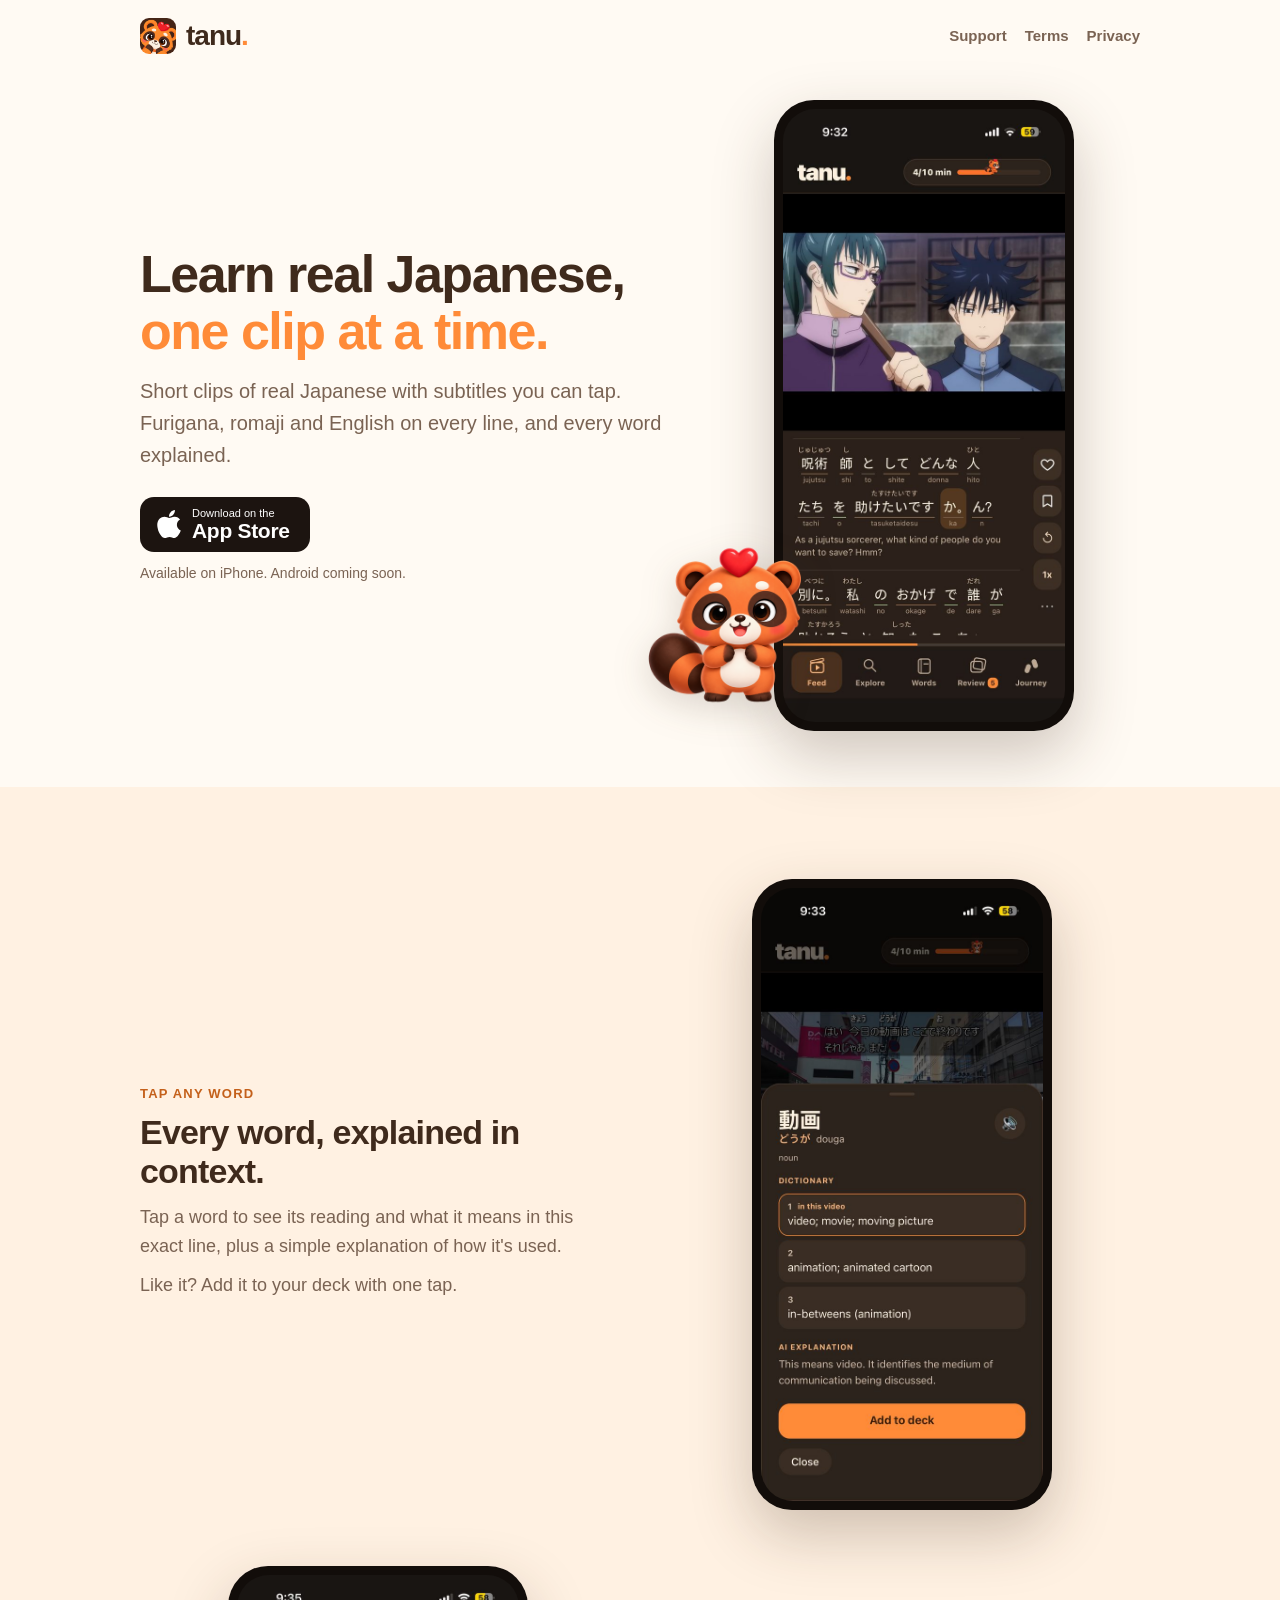
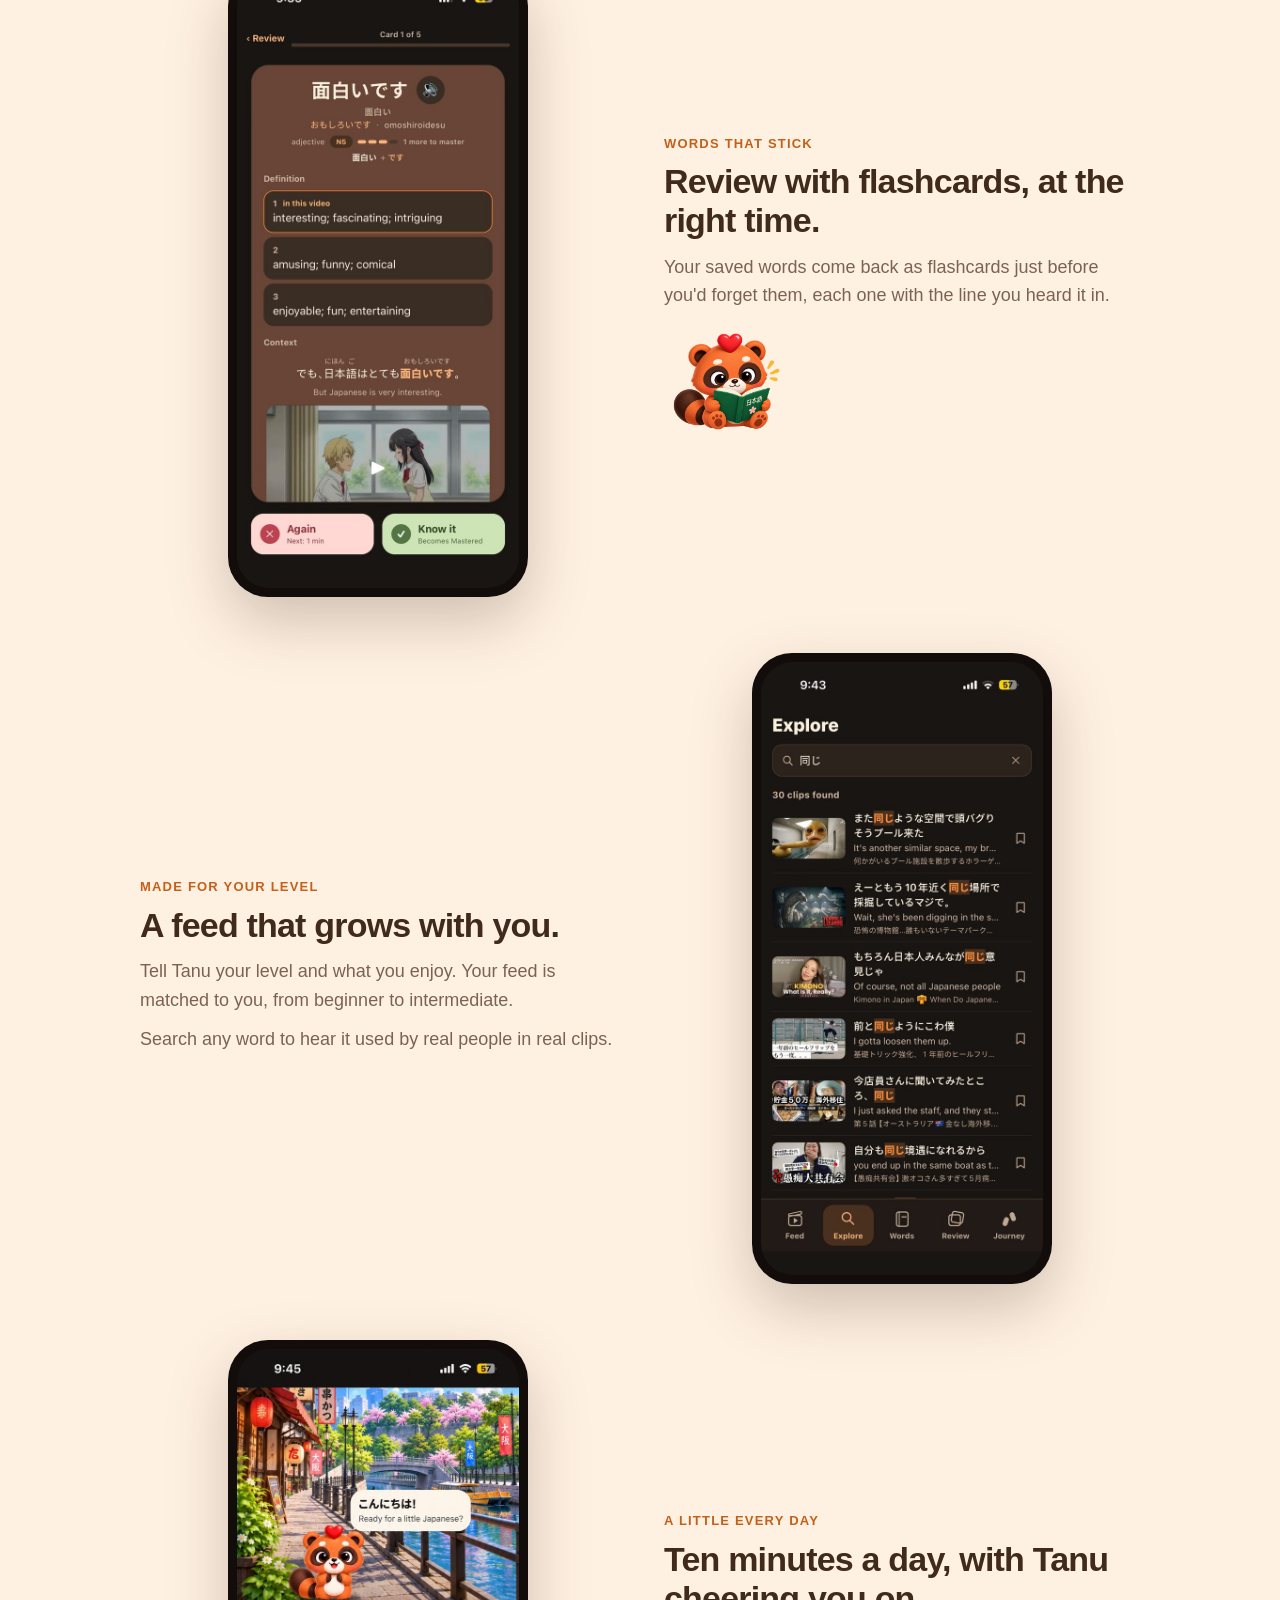
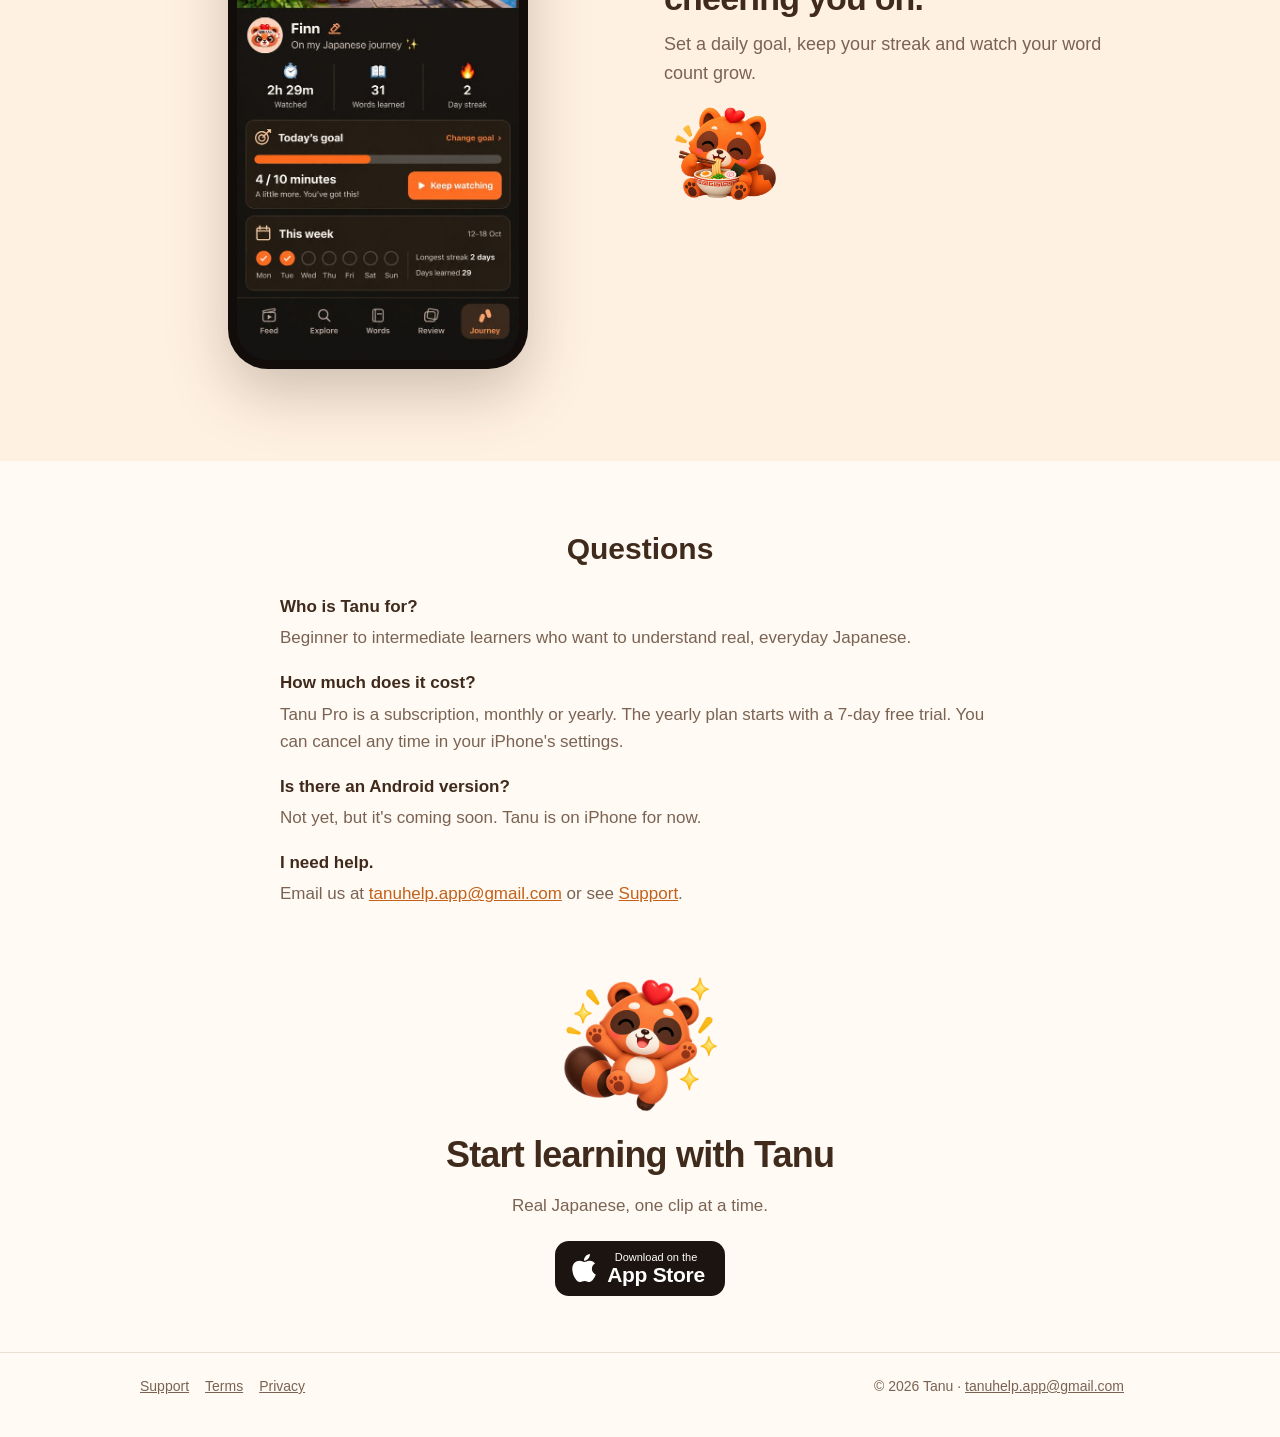
<file: index.html>
<!doctype html>
<html lang="en">
<head>
  <meta charset="utf-8">
  <meta name="viewport" content="width=device-width, initial-scale=1">
  <title>Tanu: Learn Japanese from real videos</title>
  <meta name="description" content="Learn real Japanese one short clip at a time. Tap any word for its meaning, save it, and review it with flashcards. For beginner to intermediate learners.">
  <!-- Safari shows Apple's "Get / Open" bar at the top of the page -->
  <meta name="apple-itunes-app" content="app-id=6822796922">
  <meta name="theme-color" content="#fffaf3">
  <link rel="icon" href="img/favicon.png">
  <link rel="apple-touch-icon" href="img/apple-touch-icon.png">
  <!-- the preview card when the link is shared (Instagram DMs, iMessage...) -->
  <meta property="og:title" content="Tanu: Learn Japanese from real videos">
  <meta property="og:description" content="Short clips of real Japanese. Tap any word, save it, review it.">
  <meta property="og:image" content="https://tanujapanese.github.io/img/icon.png">
  <meta property="og:type" content="website">
  <style>
    :root {
      --bg: #fffaf3; --bg2: #fff1e2; --card: #ffffff;
      --ink: #3f2a1c; --muted: #7a6353; --accent: #ff8b38; --accent-ink: #c4601a;
      --line: #eadfd3; --btn: #1c1410; --btn-ink: #ffffff;
    }
    @media (prefers-color-scheme: dark) {
      :root {
        --bg: #191512; --bg2: #221b16; --card: #2c231d;
        --ink: #fff1df; --muted: #cfbaa7; --accent: #ff8b38; --accent-ink: #ffa25e;
        --line: #49382c; --btn: #ffffff; --btn-ink: #1c1410;
      }
    }
    * { box-sizing: border-box; }
    html { -webkit-text-size-adjust: 100%; }
    body {
      margin: 0; background: var(--bg); color: var(--ink);
      font: 17px/1.6 -apple-system, BlinkMacSystemFont, "Segoe UI", Roboto, "Helvetica Neue", Arial, sans-serif;
    }
    a { color: var(--accent-ink); }
    img { max-width: 100%; display: block; }
    .wrap { max-width: 1040px; margin: 0 auto; padding: 0 20px; }

    /* header */
    header .wrap { display: flex; align-items: center; justify-content: space-between; height: 72px; }
    .brand { display: flex; align-items: center; gap: 10px; font-size: 28px; font-weight: 900; letter-spacing: -1px; color: var(--ink); text-decoration: none; }
    .brand img { width: 36px; height: 36px; border-radius: 9px; }
    .brand .word span { color: var(--accent); }
    header nav a { color: var(--muted); text-decoration: none; font-weight: 600; margin-left: 18px; font-size: 15px; }

    /* App Store button */
    .store {
      display: inline-flex; align-items: center; gap: 10px;
      background: var(--btn); color: var(--btn-ink); text-decoration: none;
      padding: 10px 20px 10px 16px; border-radius: 14px; line-height: 1.1;
    }
    .store svg { width: 26px; height: 32px; fill: currentColor; }
    .store small { display: block; font-size: 11px; font-weight: 500; }
    .store b { display: block; font-size: 21px; font-weight: 600; letter-spacing: -0.3px; }
    .store-note { color: var(--muted); font-size: 14px; margin: 10px 0 0; }

    /* hero */
    .hero { padding: 28px 0 56px; }
    .hero .wrap { display: grid; grid-template-columns: 1.1fr 0.9fr; gap: 40px; align-items: center; }
    .hero h1 { font-size: 52px; line-height: 1.08; letter-spacing: -1.5px; margin: 0 0 16px; }
    .hero h1 em { font-style: normal; color: var(--accent); }
    .hero p.lead { font-size: 20px; color: var(--muted); margin: 0 0 26px; max-width: 30em; }
    .hero-art { position: relative; }
    .hero-art .tanu { position: absolute; width: 44%; left: -18%; bottom: 4%; z-index: 2; filter: drop-shadow(0 10px 18px rgba(63,42,28,.18)); }

    /* phone frame around a screenshot */
    .phone {
      width: 100%; max-width: 300px; margin: 0 auto;
      border-radius: 40px; padding: 9px; background: #120d0a;
      box-shadow: 0 24px 60px rgba(63,42,28,.25);
    }
    .phone img { border-radius: 32px; width: 100%; height: auto; }

    /* feature rows */
    .features { background: var(--bg2); padding: 64px 0; }
    .feature { display: grid; grid-template-columns: 1fr 1fr; gap: 48px; align-items: center; padding: 28px 0; }
    .feature:nth-child(even) .copy { order: 2; }
    .feature h2 { font-size: 34px; line-height: 1.15; letter-spacing: -0.8px; margin: 0 0 12px; }
    .feature p { color: var(--muted); font-size: 18px; margin: 0 0 10px; }
    .feature .tag { display: inline-block; color: var(--accent-ink); font-weight: 800; font-size: 13px; letter-spacing: 1.2px; text-transform: uppercase; margin-bottom: 8px; }
    .feature .mascot { width: 120px; margin-top: 14px; }

    /* FAQ */
    .faq { padding: 64px 0 0; }
    .faq h2 { text-align: center; font-size: 30px; margin: 0 0 20px; }
    .faq dl { max-width: 720px; margin: 0 auto; }
    .faq dt { font-weight: 800; margin-top: 18px; }
    .faq dd { margin: 4px 0 0; color: var(--muted); }

    /* final call */
    .final { text-align: center; padding: 64px 0 56px; }
    .final img.mascot { width: 160px; margin: 0 auto 8px; }
    .final h2 { font-size: 36px; letter-spacing: -0.8px; margin: 0 0 8px; }
    .final p { color: var(--muted); margin: 0 0 22px; }

    footer { border-top: 1px solid var(--line); padding: 22px 0 40px; color: var(--muted); font-size: 14px; }
    footer .wrap { display: flex; justify-content: space-between; flex-wrap: wrap; gap: 10px; }
    footer a { color: var(--muted); margin-right: 16px; }

    @media (max-width: 760px) {
      header nav { display: none; }
      .hero { padding: 8px 0 40px; text-align: center; }
      .hero .wrap { grid-template-columns: 1fr; gap: 28px; }
      .hero h1 { font-size: 38px; }
      .hero p.lead { font-size: 18px; margin-left: auto; margin-right: auto; }
      .hero-art { max-width: 260px; margin: 0 auto; }
      .hero-art .tanu { width: 46%; left: -22%; }
      .features { padding: 32px 0; }
      .feature { grid-template-columns: 1fr; gap: 22px; text-align: center; padding: 24px 0; }
      .feature:nth-child(even) .copy { order: 0; }
      .feature h2 { font-size: 28px; }
      .feature .mascot { margin: 12px auto 0; }
      .phone { max-width: 250px; }
    }
  </style>
</head>
<body>

<header>
  <div class="wrap">
    <a class="brand" href="/"><img src="img/icon.png" alt=""><span class="word">tanu<span>.</span></span></a>
    <nav><a href="/support">Support</a><a href="/terms">Terms</a><a href="/privacy">Privacy</a></nav>
  </div>
</header>

<section class="hero">
  <div class="wrap">
    <div>
      <h1>Learn real Japanese, <em>one clip at a time.</em></h1>
      <p class="lead">Short clips of real Japanese with subtitles you can tap. Furigana, romaji and English on every line, and every word explained.</p>
      <a class="store" href="https://apps.apple.com/app/id6822796922" data-store>
        <svg viewBox="0 0 384 512" aria-hidden="true"><path d="M318.7 268.7c-.2-36.7 16.4-64.4 50-84.8-18.8-26.9-47.2-41.7-84.7-44.6-35.5-2.8-74.3 20.7-88.5 20.7-15 0-49.4-19.7-76.4-19.7C63.3 141.2 4 184.8 4 273.5q0 39.3 14.4 81.2c12.8 36.7 59 126.7 107.2 125.2 25.2-.6 43-17.9 75.8-17.9 31.8 0 48.3 17.9 76.4 17.9 48.6-.7 90.4-82.5 102.6-119.3-65.2-30.7-61.7-90-61.7-91.9zm-56.6-164.2c27.3-32.4 24.8-61.9 24-72.5-24.1 1.4-52 16.4-67.9 34.9-17.5 19.8-27.8 44.3-25.6 71.9 26.1 2 49.9-11.4 69.5-34.3z"/></svg>
        <span><small>Download on the</small><b>App Store</b></span>
      </a>
      <p class="store-note">Available on iPhone. Android coming soon.</p>
    </div>
    <div class="hero-art">
      <img class="tanu" src="img/tanu-hi.png" alt="Tanu the tanuki waving">
      <div class="phone"><img src="img/feed.jpg" alt="The Tanu feed: a video clip with Japanese subtitles, furigana, romaji and English" width="600" height="1304"></div>
    </div>
  </div>
</section>

<section class="features">
  <div class="wrap">

    <div class="feature">
      <div class="copy">
        <span class="tag">Tap any word</span>
        <h2>Every word, explained in context.</h2>
        <p>Tap a word to see its reading and what it means in this exact line, plus a simple explanation of how it's used.</p>
        <p>Like it? Add it to your deck with one tap.</p>
      </div>
      <div class="phone"><img src="img/word.jpg" alt="A word card for 動画 with its meanings and an explanation" width="600" height="1304" loading="lazy"></div>
    </div>

    <div class="feature">
      <div class="copy">
        <span class="tag">Words that stick</span>
        <h2>Review with flashcards, at the right time.</h2>
        <p>Your saved words come back as flashcards just before you'd forget them, each one with the line you heard it in.</p>
        <img class="mascot" src="img/tanu-study.png" alt="" loading="lazy">
      </div>
      <div class="phone"><img src="img/review.jpg" alt="A flashcard for 面白いです with its meaning and the clip it came from" width="600" height="1304" loading="lazy"></div>
    </div>

    <div class="feature">
      <div class="copy">
        <span class="tag">Made for your level</span>
        <h2>A feed that grows with you.</h2>
        <p>Tell Tanu your level and what you enjoy. Your feed is matched to you, from beginner to intermediate.</p>
        <p>Search any word to hear it used by real people in real clips.</p>
      </div>
      <div class="phone"><img src="img/explore.jpg" alt="Explore: searching for 同じ shows clips where it's spoken" width="600" height="1304" loading="lazy"></div>
    </div>

    <div class="feature">
      <div class="copy">
        <span class="tag">A little every day</span>
        <h2>Ten minutes a day, with Tanu cheering you on.</h2>
        <p>Set a daily goal, keep your streak and watch your word count grow.</p>
        <img class="mascot" src="img/tanu-ramen.png" alt="" loading="lazy">
      </div>
      <div class="phone"><img src="img/journey.jpg" alt="Journey: daily goal, words learned and day streak" width="600" height="1300" loading="lazy"></div>
    </div>

  </div>
</section>

<section class="faq">
  <div class="wrap">
    <h2>Questions</h2>
    <dl>
      <dt>Who is Tanu for?</dt>
      <dd>Beginner to intermediate learners who want to understand real, everyday Japanese.</dd>
      <dt>How much does it cost?</dt>
      <dd>Tanu Pro is a subscription, monthly or yearly. The yearly plan starts with a 7-day free trial. You can cancel any time in your iPhone's settings.</dd>
      <dt>Is there an Android version?</dt>
      <dd>Not yet, but it's coming soon. Tanu is on iPhone for now.</dd>
      <dt>I need help.</dt>
      <dd>Email us at <a href="mailto:tanuhelp.app@gmail.com">tanuhelp.app@gmail.com</a> or see <a href="/support">Support</a>.</dd>
    </dl>
  </div>
</section>

<section class="final">
  <div class="wrap">
    <img class="mascot" src="img/tanu-yay.png" alt="" loading="lazy">
    <h2>Start learning with Tanu</h2>
    <p>Real Japanese, one clip at a time.</p>
    <a class="store" href="https://apps.apple.com/app/id6822796922" data-store>
      <svg viewBox="0 0 384 512" aria-hidden="true"><path d="M318.7 268.7c-.2-36.7 16.4-64.4 50-84.8-18.8-26.9-47.2-41.7-84.7-44.6-35.5-2.8-74.3 20.7-88.5 20.7-15 0-49.4-19.7-76.4-19.7C63.3 141.2 4 184.8 4 273.5q0 39.3 14.4 81.2c12.8 36.7 59 126.7 107.2 125.2 25.2-.6 43-17.9 75.8-17.9 31.8 0 48.3 17.9 76.4 17.9 48.6-.7 90.4-82.5 102.6-119.3-65.2-30.7-61.7-90-61.7-91.9zm-56.6-164.2c27.3-32.4 24.8-61.9 24-72.5-24.1 1.4-52 16.4-67.9 34.9-17.5 19.8-27.8 44.3-25.6 71.9 26.1 2 49.9-11.4 69.5-34.3z"/></svg>
      <span><small>Download on the</small><b>App Store</b></span>
    </a>
  </div>
</section>

<footer>
  <div class="wrap">
    <div><a href="/support">Support</a><a href="/terms">Terms</a><a href="/privacy">Privacy</a></div>
    <div>© 2026 Tanu · <a href="mailto:tanuhelp.app@gmail.com">tanuhelp.app@gmail.com</a></div>
  </div>
</footer>

<script src="ig.js?v=4"></script>
</body>
</html>
</file>
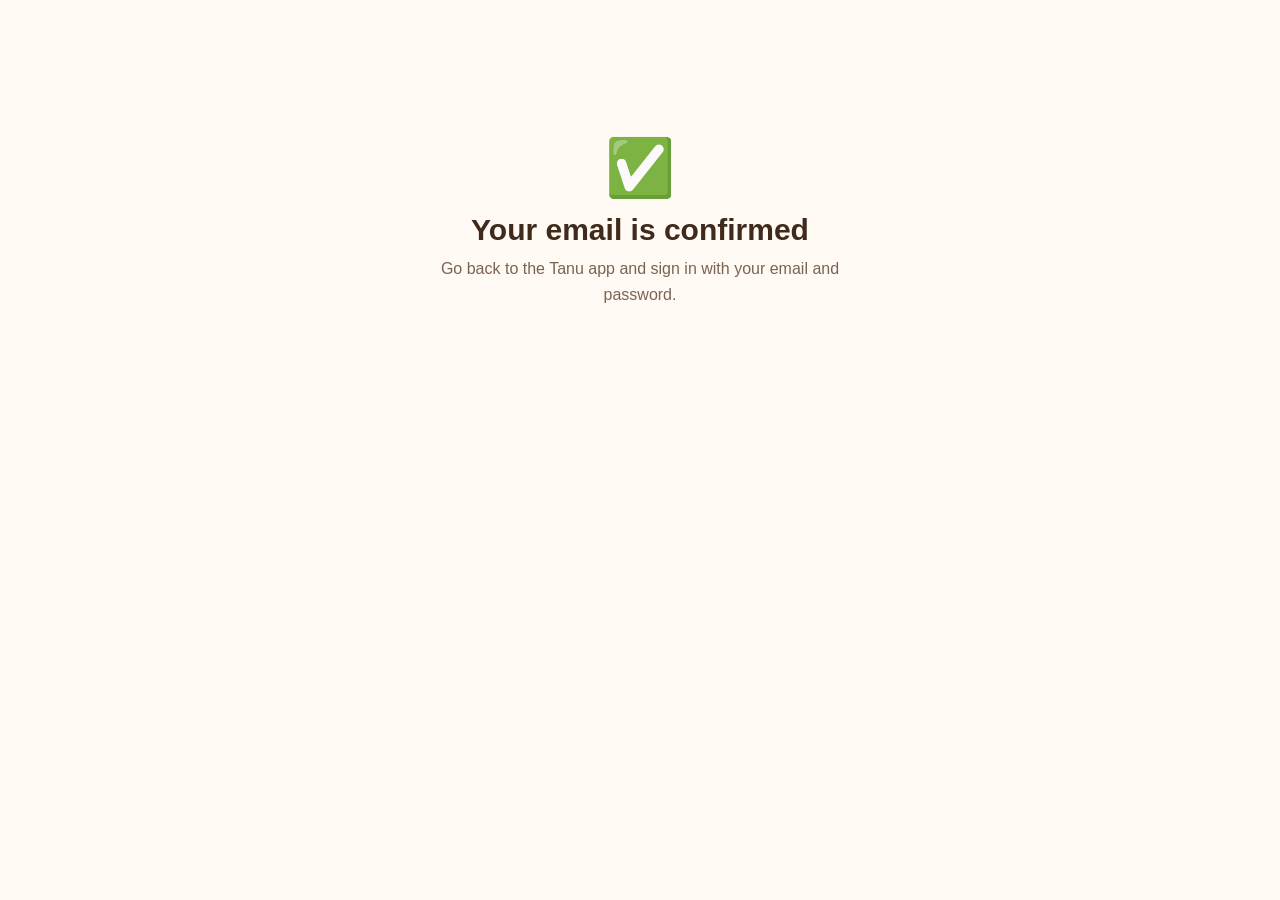
<file: confirmed.html>
<!doctype html>
<html lang="en">
<head>
  <meta charset="utf-8">
  <meta name="viewport" content="width=device-width, initial-scale=1">
  <title>Email confirmed · Tanu</title>
  <link rel="stylesheet" href="style.css">
  <style>
    .done { text-align: center; padding-top: 12vh; }
    .done .mark { font-size: 56px; line-height: 1; }
    .done h1 { margin-top: 16px; }
    .done p { color: var(--muted); max-width: 420px; margin: 8px auto 0; }
  </style>
</head>
<body>
<main>
  <!-- Supabase sends people here after they tap the link in the sign-up email.
       It adds #error=... to the address when the link was old or used already. -->
  <section class="done" id="ok">
    <div class="mark">✅</div>
    <h1>Your email is confirmed</h1>
    <p>Go back to the Tanu app and sign in with your email and password.</p>
  </section>
  <section class="done" id="failed" hidden>
    <div class="mark">⏳</div>
    <h1>This link has expired</h1>
    <p>Links in the email only work once and for a limited time. Open Tanu and sign in with your email and password. If it still asks you to confirm, email <a href="mailto:tanuhelp.app@gmail.com">tanuhelp.app@gmail.com</a>.</p>
  </section>
</main>
<script>
  if (/[#&?]error/.test(location.hash + location.search)) {
    document.getElementById('ok').hidden = true;
    document.getElementById('failed').hidden = false;
  }
</script>
</body>
</html>
</file>
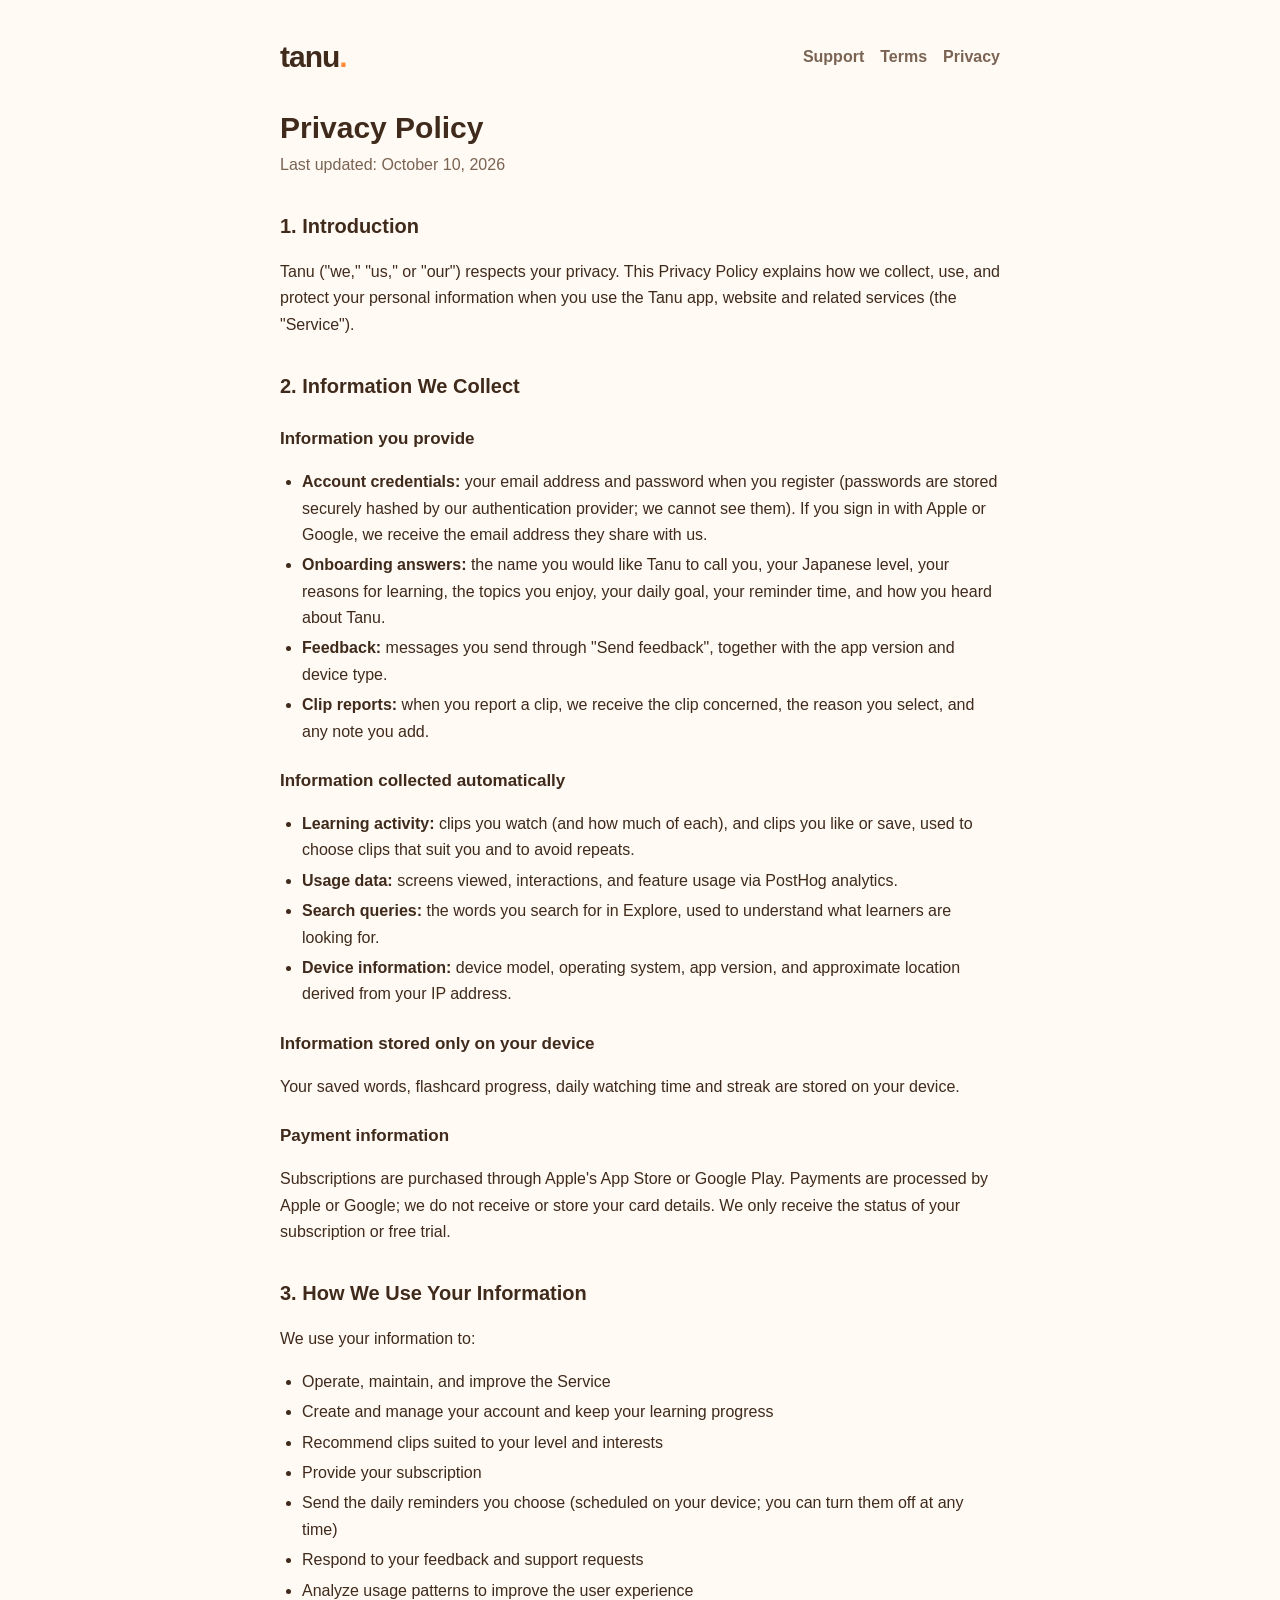
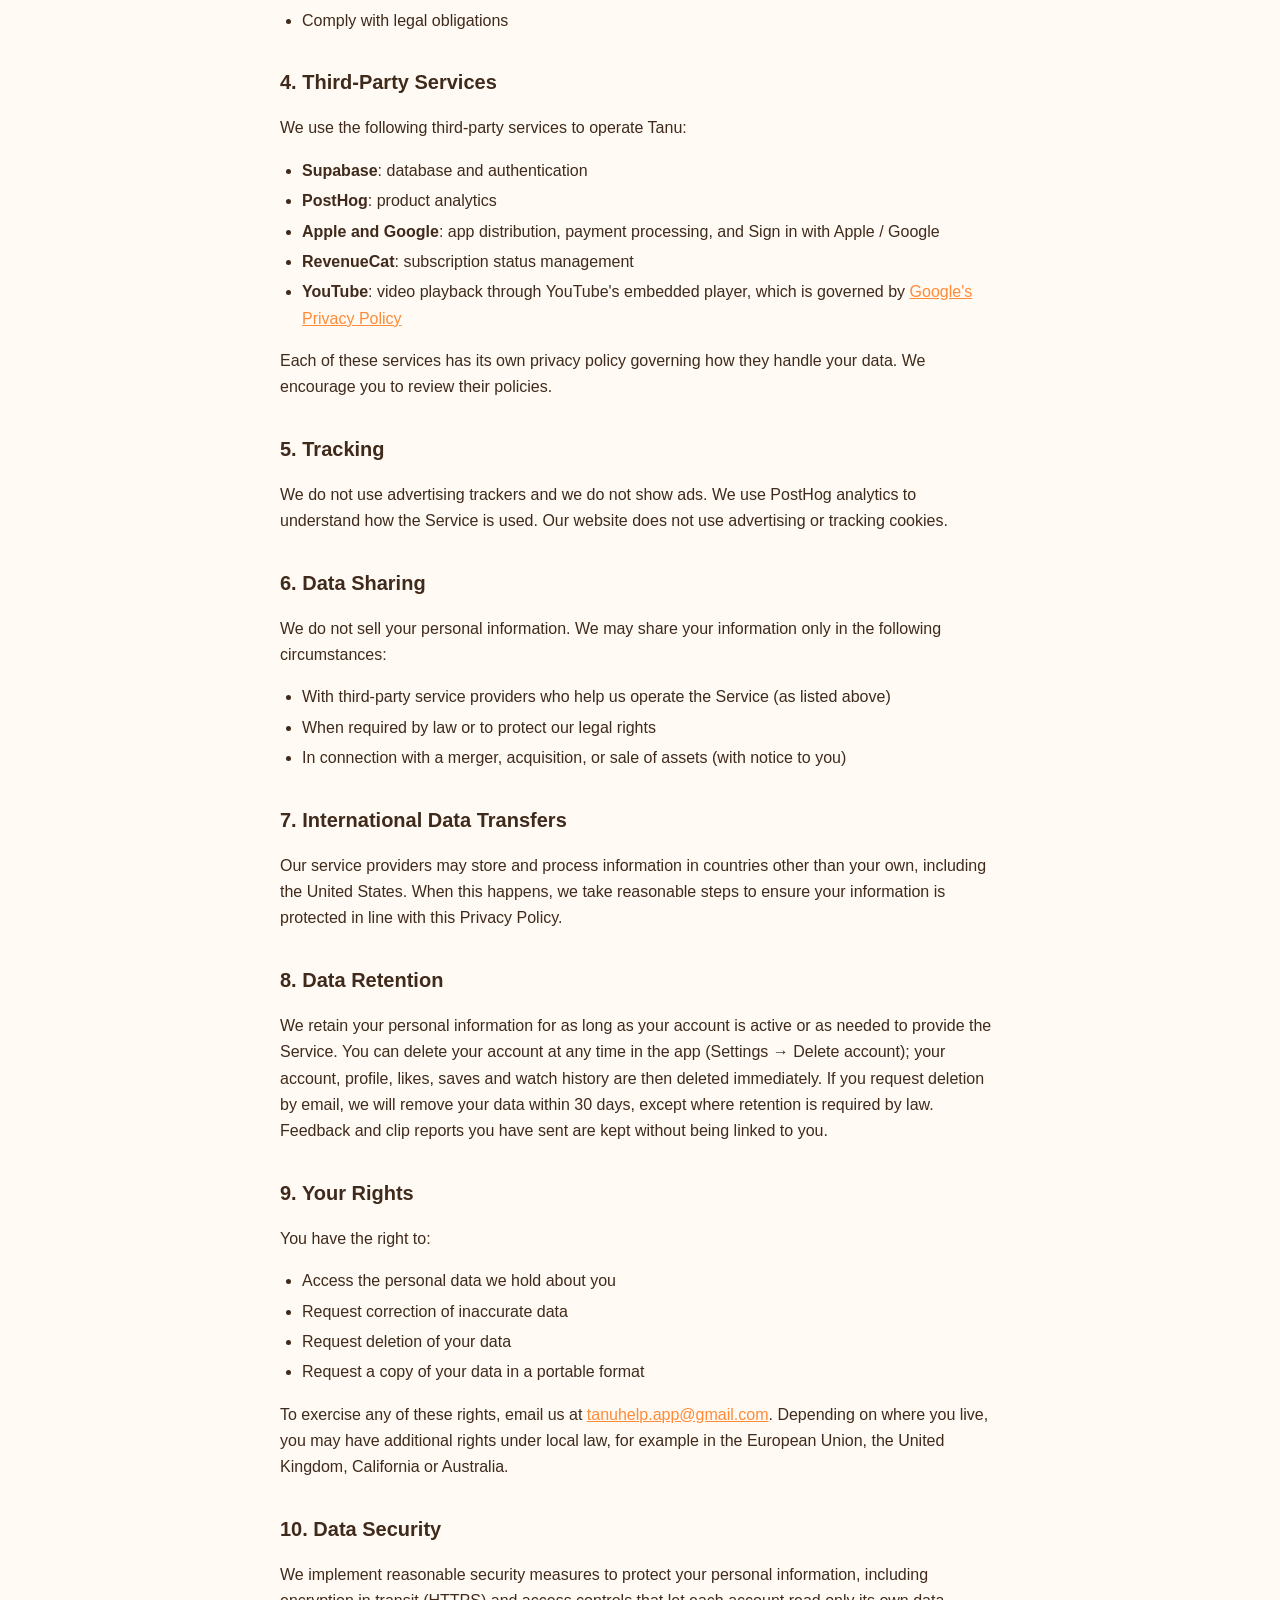
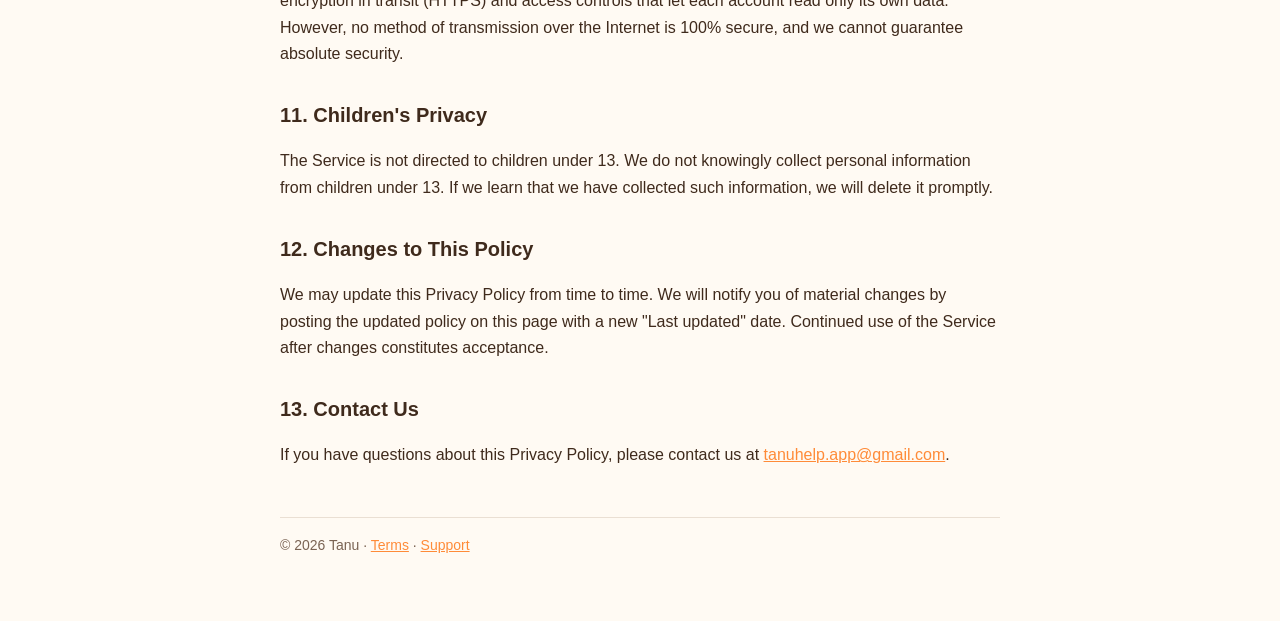
<file: privacy.html>
<!doctype html>
<html lang="en">
<head>
  <meta charset="utf-8">
  <meta name="viewport" content="width=device-width, initial-scale=1">
  <title>Privacy Policy · Tanu</title>
  <link rel="stylesheet" href="style.css">
</head>
<body>
<main>
  <header>
    <a class="brand" href="/">tanu<span>.</span></a>
    <nav><a href="/support">Support</a><a href="/terms">Terms</a><a href="/privacy">Privacy</a></nav>
  </header>

  <h1>Privacy Policy</h1>
  <p class="updated">Last updated: October 10, 2026</p>

  <h2>1. Introduction</h2>
  <p>Tanu ("we," "us," or "our") respects your privacy. This Privacy Policy explains how we collect, use, and protect your personal information when you use the Tanu app, website and related services (the "Service").</p>

  <h2>2. Information We Collect</h2>
  <h3>Information you provide</h3>
  <ul>
    <li><strong>Account credentials:</strong> your email address and password when you register (passwords are stored securely hashed by our authentication provider; we cannot see them). If you sign in with Apple or Google, we receive the email address they share with us.</li>
    <li><strong>Onboarding answers:</strong> the name you would like Tanu to call you, your Japanese level, your reasons for learning, the topics you enjoy, your daily goal, your reminder time, and how you heard about Tanu.</li>
    <li><strong>Feedback:</strong> messages you send through "Send feedback", together with the app version and device type.</li>
    <li><strong>Clip reports:</strong> when you report a clip, we receive the clip concerned, the reason you select, and any note you add.</li>
  </ul>
  <h3>Information collected automatically</h3>
  <ul>
    <li><strong>Learning activity:</strong> clips you watch (and how much of each), and clips you like or save, used to choose clips that suit you and to avoid repeats.</li>
    <li><strong>Usage data:</strong> screens viewed, interactions, and feature usage via PostHog analytics.</li>
    <li><strong>Search queries:</strong> the words you search for in Explore, used to understand what learners are looking for.</li>
    <li><strong>Device information:</strong> device model, operating system, app version, and approximate location derived from your IP address.</li>
  </ul>
  <h3>Information stored only on your device</h3>
  <p>Your saved words, flashcard progress, daily watching time and streak are stored on your device.</p>
  <h3>Payment information</h3>
  <p>Subscriptions are purchased through Apple's App Store or Google Play. Payments are processed by Apple or Google; we do not receive or store your card details. We only receive the status of your subscription or free trial.</p>

  <h2>3. How We Use Your Information</h2>
  <p>We use your information to:</p>
  <ul>
    <li>Operate, maintain, and improve the Service</li>
    <li>Create and manage your account and keep your learning progress</li>
    <li>Recommend clips suited to your level and interests</li>
    <li>Provide your subscription</li>
    <li>Send the daily reminders you choose (scheduled on your device; you can turn them off at any time)</li>
    <li>Respond to your feedback and support requests</li>
    <li>Analyze usage patterns to improve the user experience</li>
    <li>Comply with legal obligations</li>
  </ul>

  <h2>4. Third-Party Services</h2>
  <p>We use the following third-party services to operate Tanu:</p>
  <ul>
    <li><strong>Supabase</strong>: database and authentication</li>
    <li><strong>PostHog</strong>: product analytics</li>
    <li><strong>Apple and Google</strong>: app distribution, payment processing, and Sign in with Apple / Google</li>
    <li><strong>RevenueCat</strong>: subscription status management</li>
    <li><strong>YouTube</strong>: video playback through YouTube's embedded player, which is governed by <a href="https://policies.google.com/privacy">Google's Privacy Policy</a></li>
  </ul>
  <p>Each of these services has its own privacy policy governing how they handle your data. We encourage you to review their policies.</p>

  <h2>5. Tracking</h2>
  <p>We do not use advertising trackers and we do not show ads. We use PostHog analytics to understand how the Service is used. Our website does not use advertising or tracking cookies.</p>

  <h2>6. Data Sharing</h2>
  <p>We do not sell your personal information. We may share your information only in the following circumstances:</p>
  <ul>
    <li>With third-party service providers who help us operate the Service (as listed above)</li>
    <li>When required by law or to protect our legal rights</li>
    <li>In connection with a merger, acquisition, or sale of assets (with notice to you)</li>
  </ul>

  <h2>7. International Data Transfers</h2>
  <p>Our service providers may store and process information in countries other than your own, including the United States. When this happens, we take reasonable steps to ensure your information is protected in line with this Privacy Policy.</p>

  <h2>8. Data Retention</h2>
  <p>We retain your personal information for as long as your account is active or as needed to provide the Service. You can delete your account at any time in the app (Settings → Delete account); your account, profile, likes, saves and watch history are then deleted immediately. If you request deletion by email, we will remove your data within 30 days, except where retention is required by law. Feedback and clip reports you have sent are kept without being linked to you.</p>

  <h2>9. Your Rights</h2>
  <p>You have the right to:</p>
  <ul>
    <li>Access the personal data we hold about you</li>
    <li>Request correction of inaccurate data</li>
    <li>Request deletion of your data</li>
    <li>Request a copy of your data in a portable format</li>
  </ul>
  <p>To exercise any of these rights, email us at <a href="mailto:tanuhelp.app@gmail.com">tanuhelp.app@gmail.com</a>. Depending on where you live, you may have additional rights under local law, for example in the European Union, the United Kingdom, California or Australia.</p>

  <h2>10. Data Security</h2>
  <p>We implement reasonable security measures to protect your personal information, including encryption in transit (HTTPS) and access controls that let each account read only its own data. However, no method of transmission over the Internet is 100% secure, and we cannot guarantee absolute security.</p>

  <h2>11. Children's Privacy</h2>
  <p>The Service is not directed to children under 13. We do not knowingly collect personal information from children under 13. If we learn that we have collected such information, we will delete it promptly.</p>

  <h2>12. Changes to This Policy</h2>
  <p>We may update this Privacy Policy from time to time. We will notify you of material changes by posting the updated policy on this page with a new "Last updated" date. Continued use of the Service after changes constitutes acceptance.</p>

  <h2>13. Contact Us</h2>
  <p>If you have questions about this Privacy Policy, please contact us at <a href="mailto:tanuhelp.app@gmail.com">tanuhelp.app@gmail.com</a>.</p>

  <footer>© 2026 Tanu · <a href="/terms">Terms</a> · <a href="/support">Support</a></footer>
</main>
</body>
</html>
</file>
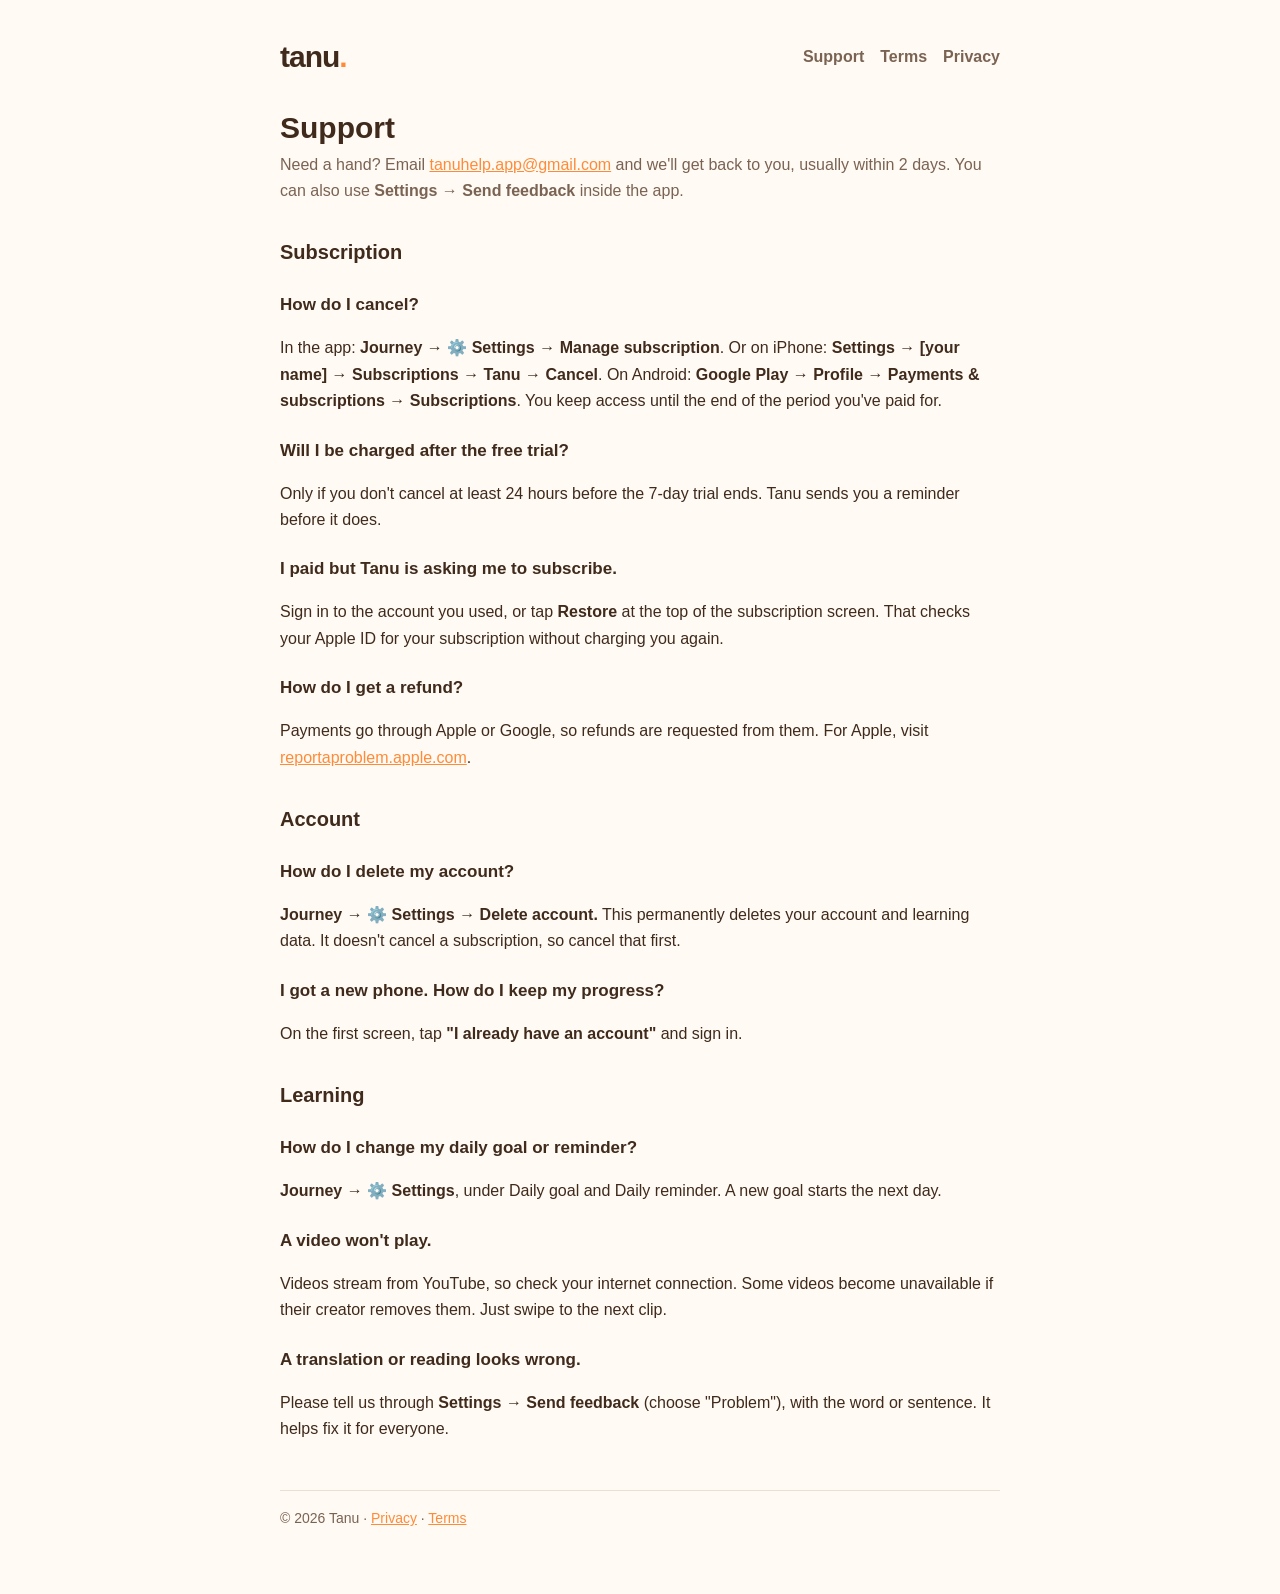
<file: support.html>
<!doctype html>
<html lang="en">
<head>
  <meta charset="utf-8">
  <meta name="viewport" content="width=device-width, initial-scale=1">
  <title>Support · Tanu</title>
  <link rel="stylesheet" href="style.css">
</head>
<body>
<main>
  <header>
    <a class="brand" href="/">tanu<span>.</span></a>
    <nav><a href="/support">Support</a><a href="/terms">Terms</a><a href="/privacy">Privacy</a></nav>
  </header>

  <h1>Support</h1>
  <p class="updated">Need a hand? Email <a href="mailto:tanuhelp.app@gmail.com">tanuhelp.app@gmail.com</a> and we'll get back to you, usually within 2 days. You can also use <strong>Settings → Send feedback</strong> inside the app.</p>

  <h2>Subscription</h2>
  <h3>How do I cancel?</h3>
  <p>In the app: <strong>Journey → ⚙️ Settings → Manage subscription</strong>. Or on iPhone: <strong>Settings → [your name] → Subscriptions → Tanu → Cancel</strong>. On Android: <strong>Google Play → Profile → Payments &amp; subscriptions → Subscriptions</strong>. You keep access until the end of the period you've paid for.</p>
  <h3>Will I be charged after the free trial?</h3>
  <p>Only if you don't cancel at least 24 hours before the 7-day trial ends. Tanu sends you a reminder before it does.</p>
  <h3>I paid but Tanu is asking me to subscribe.</h3>
  <p>Sign in to the account you used, or tap <strong>Restore</strong> at the top of the subscription screen. That checks your Apple ID for your subscription without charging you again.</p>
  <h3>How do I get a refund?</h3>
  <p>Payments go through Apple or Google, so refunds are requested from them. For Apple, visit <a href="https://reportaproblem.apple.com">reportaproblem.apple.com</a>.</p>

  <h2>Account</h2>
  <h3>How do I delete my account?</h3>
  <p><strong>Journey → ⚙️ Settings → Delete account.</strong> This permanently deletes your account and learning data. It doesn't cancel a subscription, so cancel that first.</p>
  <h3>I got a new phone. How do I keep my progress?</h3>
  <p>On the first screen, tap <strong>"I already have an account"</strong> and sign in.</p>

  <h2>Learning</h2>
  <h3>How do I change my daily goal or reminder?</h3>
  <p><strong>Journey → ⚙️ Settings</strong>, under Daily goal and Daily reminder. A new goal starts the next day.</p>
  <h3>A video won't play.</h3>
  <p>Videos stream from YouTube, so check your internet connection. Some videos become unavailable if their creator removes them. Just swipe to the next clip.</p>
  <h3>A translation or reading looks wrong.</h3>
  <p>Please tell us through <strong>Settings → Send feedback</strong> (choose "Problem"), with the word or sentence. It helps fix it for everyone.</p>

  <footer>© 2026 Tanu · <a href="/privacy">Privacy</a> · <a href="/terms">Terms</a></footer>
</main>
</body>
</html>
</file>
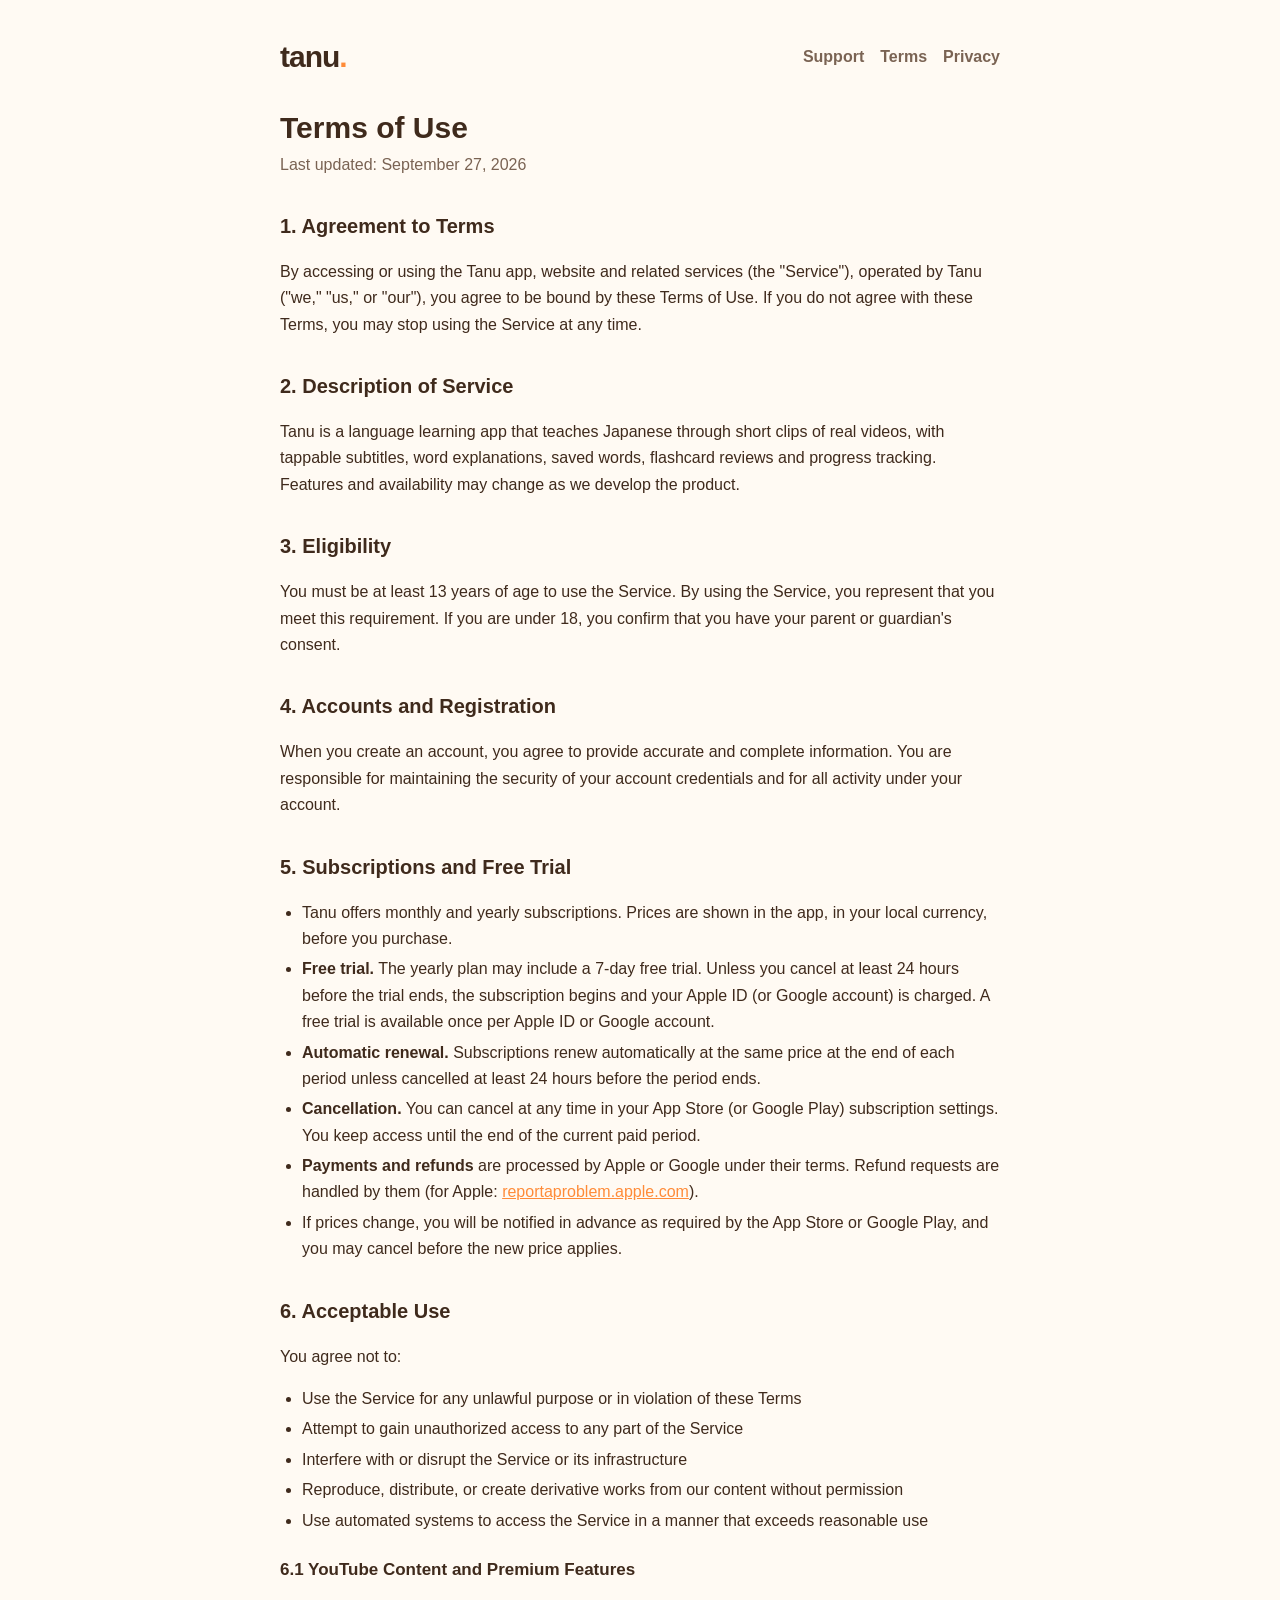
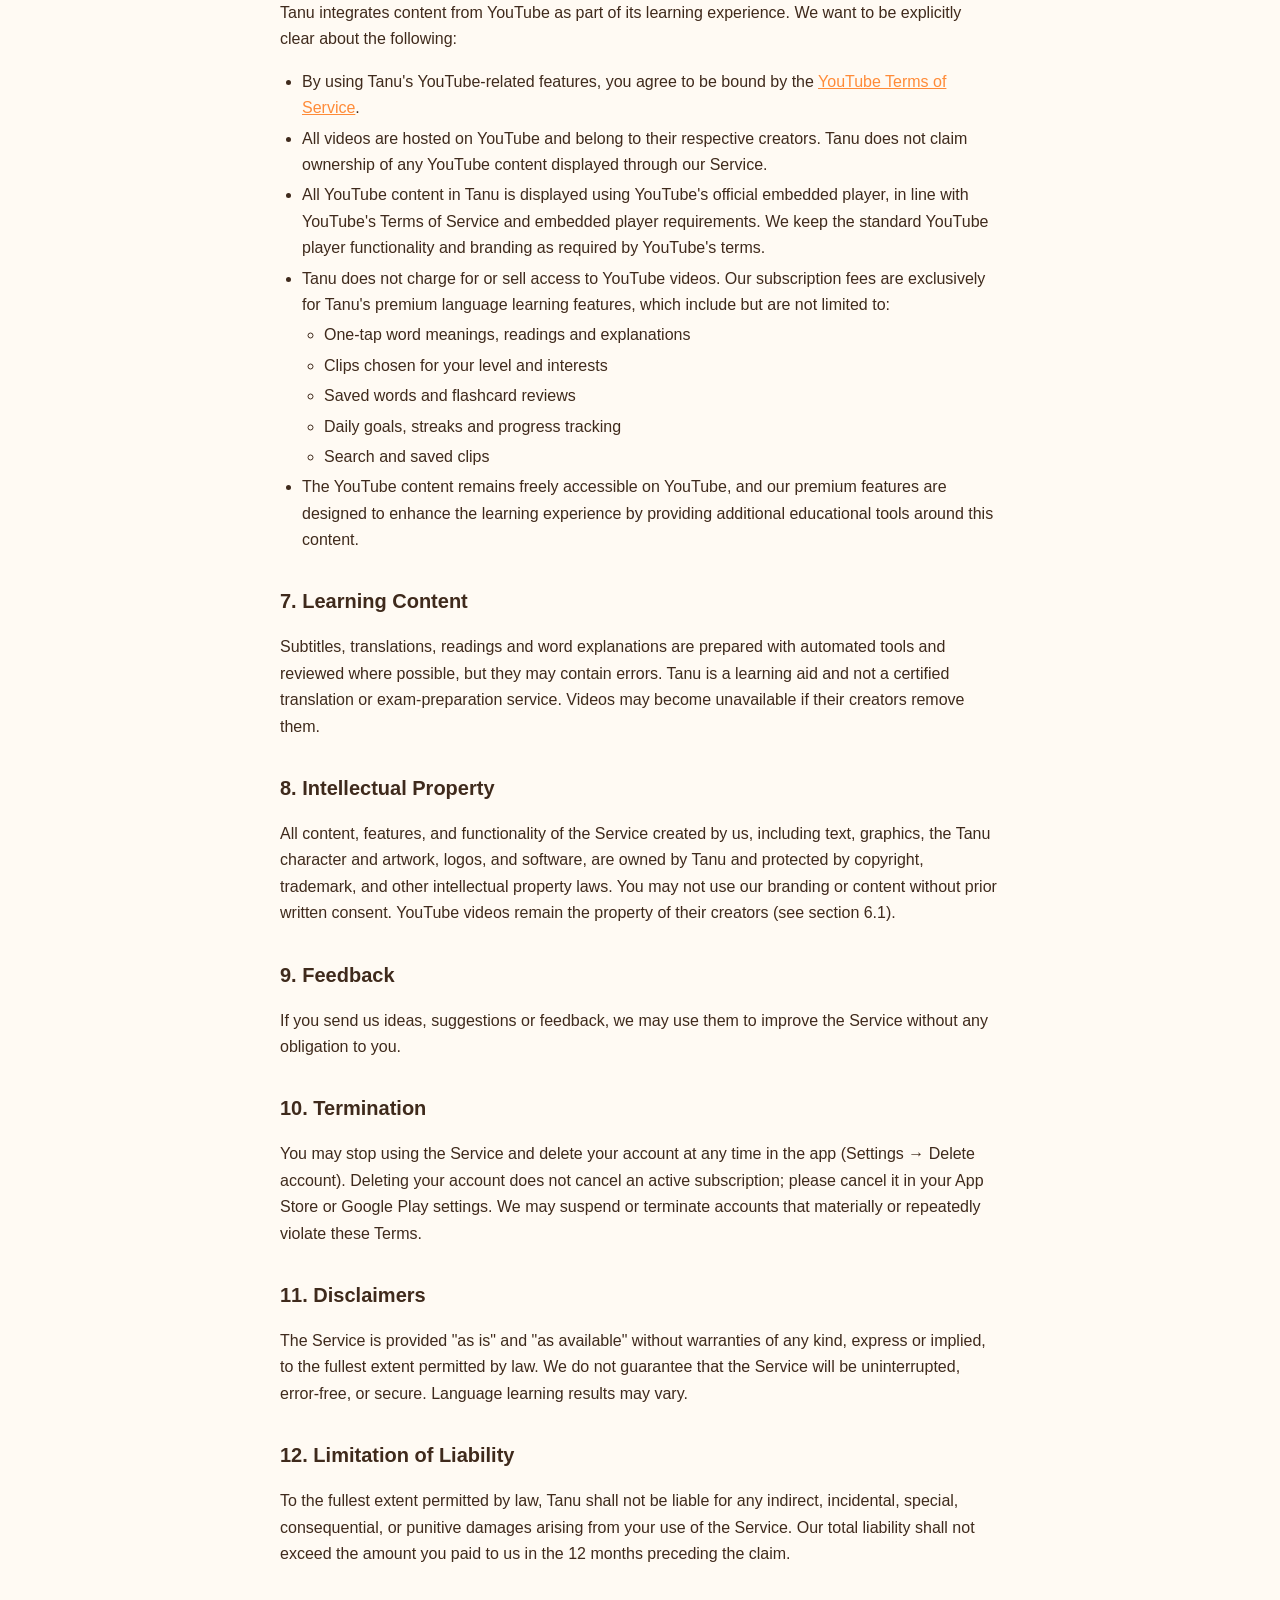
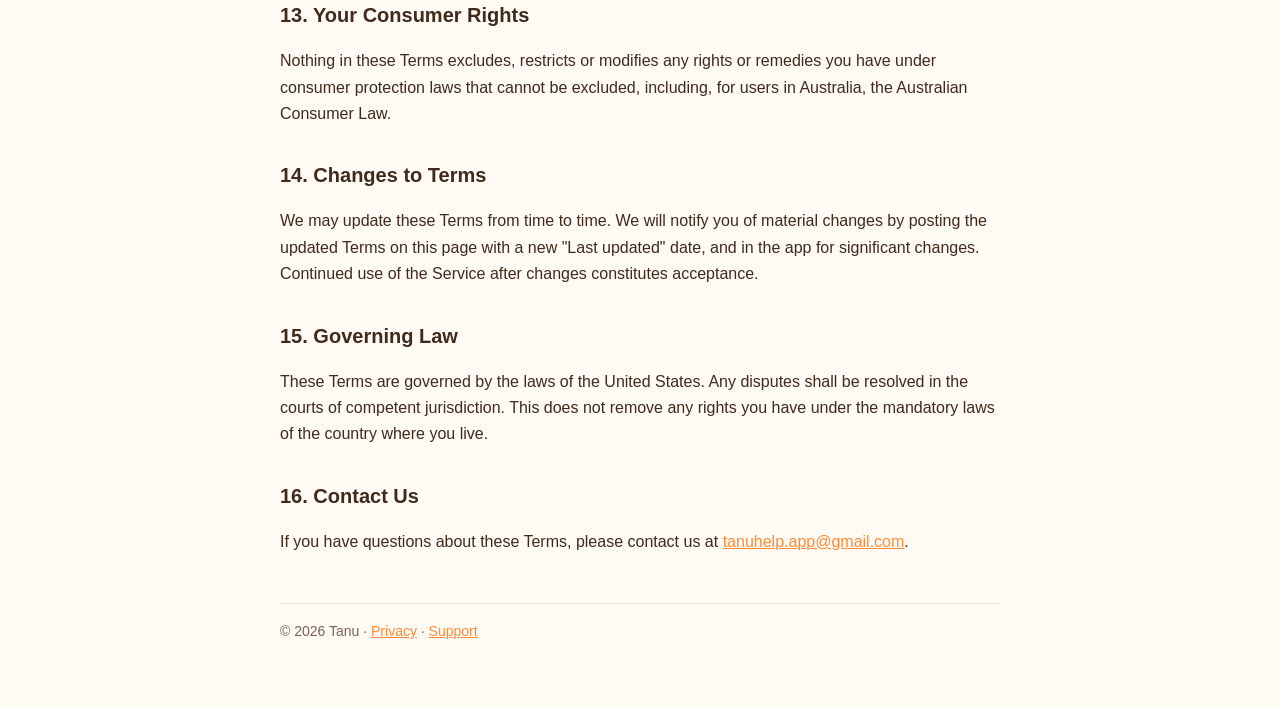
<file: terms.html>
<!doctype html>
<html lang="en">
<head>
  <meta charset="utf-8">
  <meta name="viewport" content="width=device-width, initial-scale=1">
  <title>Terms of Use · Tanu</title>
  <link rel="stylesheet" href="style.css">
</head>
<body>
<main>
  <header>
    <a class="brand" href="/">tanu<span>.</span></a>
    <nav><a href="/support">Support</a><a href="/terms">Terms</a><a href="/privacy">Privacy</a></nav>
  </header>

  <h1>Terms of Use</h1>
  <p class="updated">Last updated: September 27, 2026</p>

  <h2>1. Agreement to Terms</h2>
  <p>By accessing or using the Tanu app, website and related services (the "Service"), operated by Tanu ("we," "us," or "our"), you agree to be bound by these Terms of Use. If you do not agree with these Terms, you may stop using the Service at any time.</p>

  <h2>2. Description of Service</h2>
  <p>Tanu is a language learning app that teaches Japanese through short clips of real videos, with tappable subtitles, word explanations, saved words, flashcard reviews and progress tracking. Features and availability may change as we develop the product.</p>

  <h2>3. Eligibility</h2>
  <p>You must be at least 13 years of age to use the Service. By using the Service, you represent that you meet this requirement. If you are under 18, you confirm that you have your parent or guardian's consent.</p>

  <h2>4. Accounts and Registration</h2>
  <p>When you create an account, you agree to provide accurate and complete information. You are responsible for maintaining the security of your account credentials and for all activity under your account.</p>

  <h2>5. Subscriptions and Free Trial</h2>
  <ul>
    <li>Tanu offers monthly and yearly subscriptions. Prices are shown in the app, in your local currency, before you purchase.</li>
    <li><strong>Free trial.</strong> The yearly plan may include a 7-day free trial. Unless you cancel at least 24 hours before the trial ends, the subscription begins and your Apple ID (or Google account) is charged. A free trial is available once per Apple ID or Google account.</li>
    <li><strong>Automatic renewal.</strong> Subscriptions renew automatically at the same price at the end of each period unless cancelled at least 24 hours before the period ends.</li>
    <li><strong>Cancellation.</strong> You can cancel at any time in your App Store (or Google Play) subscription settings. You keep access until the end of the current paid period.</li>
    <li><strong>Payments and refunds</strong> are processed by Apple or Google under their terms. Refund requests are handled by them (for Apple: <a href="https://reportaproblem.apple.com">reportaproblem.apple.com</a>).</li>
    <li>If prices change, you will be notified in advance as required by the App Store or Google Play, and you may cancel before the new price applies.</li>
  </ul>

  <h2>6. Acceptable Use</h2>
  <p>You agree not to:</p>
  <ul>
    <li>Use the Service for any unlawful purpose or in violation of these Terms</li>
    <li>Attempt to gain unauthorized access to any part of the Service</li>
    <li>Interfere with or disrupt the Service or its infrastructure</li>
    <li>Reproduce, distribute, or create derivative works from our content without permission</li>
    <li>Use automated systems to access the Service in a manner that exceeds reasonable use</li>
  </ul>

  <h3>6.1 YouTube Content and Premium Features</h3>
  <p>Tanu integrates content from YouTube as part of its learning experience. We want to be explicitly clear about the following:</p>
  <ul>
    <li>By using Tanu's YouTube-related features, you agree to be bound by the <a href="https://www.youtube.com/t/terms">YouTube Terms of Service</a>.</li>
    <li>All videos are hosted on YouTube and belong to their respective creators. Tanu does not claim ownership of any YouTube content displayed through our Service.</li>
    <li>All YouTube content in Tanu is displayed using YouTube's official embedded player, in line with YouTube's Terms of Service and embedded player requirements. We keep the standard YouTube player functionality and branding as required by YouTube's terms.</li>
    <li>Tanu does not charge for or sell access to YouTube videos. Our subscription fees are exclusively for Tanu's premium language learning features, which include but are not limited to:
      <ul>
        <li>One-tap word meanings, readings and explanations</li>
        <li>Clips chosen for your level and interests</li>
        <li>Saved words and flashcard reviews</li>
        <li>Daily goals, streaks and progress tracking</li>
        <li>Search and saved clips</li>
      </ul>
    </li>
    <li>The YouTube content remains freely accessible on YouTube, and our premium features are designed to enhance the learning experience by providing additional educational tools around this content.</li>
  </ul>

  <h2>7. Learning Content</h2>
  <p>Subtitles, translations, readings and word explanations are prepared with automated tools and reviewed where possible, but they may contain errors. Tanu is a learning aid and not a certified translation or exam-preparation service. Videos may become unavailable if their creators remove them.</p>

  <h2>8. Intellectual Property</h2>
  <p>All content, features, and functionality of the Service created by us, including text, graphics, the Tanu character and artwork, logos, and software, are owned by Tanu and protected by copyright, trademark, and other intellectual property laws. You may not use our branding or content without prior written consent. YouTube videos remain the property of their creators (see section 6.1).</p>

  <h2>9. Feedback</h2>
  <p>If you send us ideas, suggestions or feedback, we may use them to improve the Service without any obligation to you.</p>

  <h2>10. Termination</h2>
  <p>You may stop using the Service and delete your account at any time in the app (Settings → Delete account). Deleting your account does not cancel an active subscription; please cancel it in your App Store or Google Play settings. We may suspend or terminate accounts that materially or repeatedly violate these Terms.</p>

  <h2>11. Disclaimers</h2>
  <p>The Service is provided "as is" and "as available" without warranties of any kind, express or implied, to the fullest extent permitted by law. We do not guarantee that the Service will be uninterrupted, error-free, or secure. Language learning results may vary.</p>

  <h2>12. Limitation of Liability</h2>
  <p>To the fullest extent permitted by law, Tanu shall not be liable for any indirect, incidental, special, consequential, or punitive damages arising from your use of the Service. Our total liability shall not exceed the amount you paid to us in the 12 months preceding the claim.</p>

  <h2>13. Your Consumer Rights</h2>
  <p>Nothing in these Terms excludes, restricts or modifies any rights or remedies you have under consumer protection laws that cannot be excluded, including, for users in Australia, the Australian Consumer Law.</p>

  <h2>14. Changes to Terms</h2>
  <p>We may update these Terms from time to time. We will notify you of material changes by posting the updated Terms on this page with a new "Last updated" date, and in the app for significant changes. Continued use of the Service after changes constitutes acceptance.</p>

  <h2>15. Governing Law</h2>
  <p>These Terms are governed by the laws of the United States. Any disputes shall be resolved in the courts of competent jurisdiction. This does not remove any rights you have under the mandatory laws of the country where you live.</p>

  <h2>16. Contact Us</h2>
  <p>If you have questions about these Terms, please contact us at <a href="mailto:tanuhelp.app@gmail.com">tanuhelp.app@gmail.com</a>.</p>

  <footer>© 2026 Tanu · <a href="/privacy">Privacy</a> · <a href="/support">Support</a></footer>
</main>
</body>
</html>
</file>
<file: style.css>
:root {
  --bg: #fffaf3;
  --card: #ffffff;
  --ink: #3f2a1c;
  --muted: #7a6353;
  --accent: #ff8b38;
  --line: #eadfd3;
}
@media (prefers-color-scheme: dark) {
  :root { --bg: #191512; --card: #2c231d; --ink: #fff1df; --muted: #cfbaa7; --line: #49382c; }
}
* { box-sizing: border-box; }
body {
  margin: 0; background: var(--bg); color: var(--ink);
  font: 16px/1.65 -apple-system, BlinkMacSystemFont, "Segoe UI", Roboto, "Helvetica Neue", Arial, sans-serif;
}
main { max-width: 760px; margin: 0 auto; padding: 32px 20px 64px; }
header { display: flex; align-items: center; justify-content: space-between; gap: 12px; flex-wrap: wrap; margin-bottom: 28px; }
.brand { font-size: 30px; font-weight: 900; letter-spacing: -1px; color: var(--ink); text-decoration: none; }
.brand span { color: var(--accent); }
nav a { color: var(--muted); text-decoration: none; margin-left: 16px; font-weight: 600; }
nav a:hover, a { color: var(--accent); }
h1 { font-size: 30px; line-height: 1.2; margin: 0 0 6px; }
h2 { font-size: 20px; margin: 32px 0 8px; }
h3 { font-size: 17px; margin: 22px 0 6px; }
.updated { color: var(--muted); margin: 0 0 24px; }
.card { background: var(--card); border: 1px solid var(--line); border-radius: 16px; padding: 18px 20px; margin: 16px 0; }
ul { padding-left: 22px; }
li { margin: 4px 0; }
footer { margin-top: 48px; padding-top: 16px; border-top: 1px solid var(--line); color: var(--muted); font-size: 14px; }
.hero { text-align: center; padding: 24px 0; }
.hero p { color: var(--muted); font-size: 18px; }
.links { display: flex; gap: 12px; justify-content: center; flex-wrap: wrap; margin-top: 20px; }
.links a { background: var(--card); border: 1px solid var(--line); border-radius: 999px; padding: 10px 18px; font-weight: 700; text-decoration: none; }
</file>
